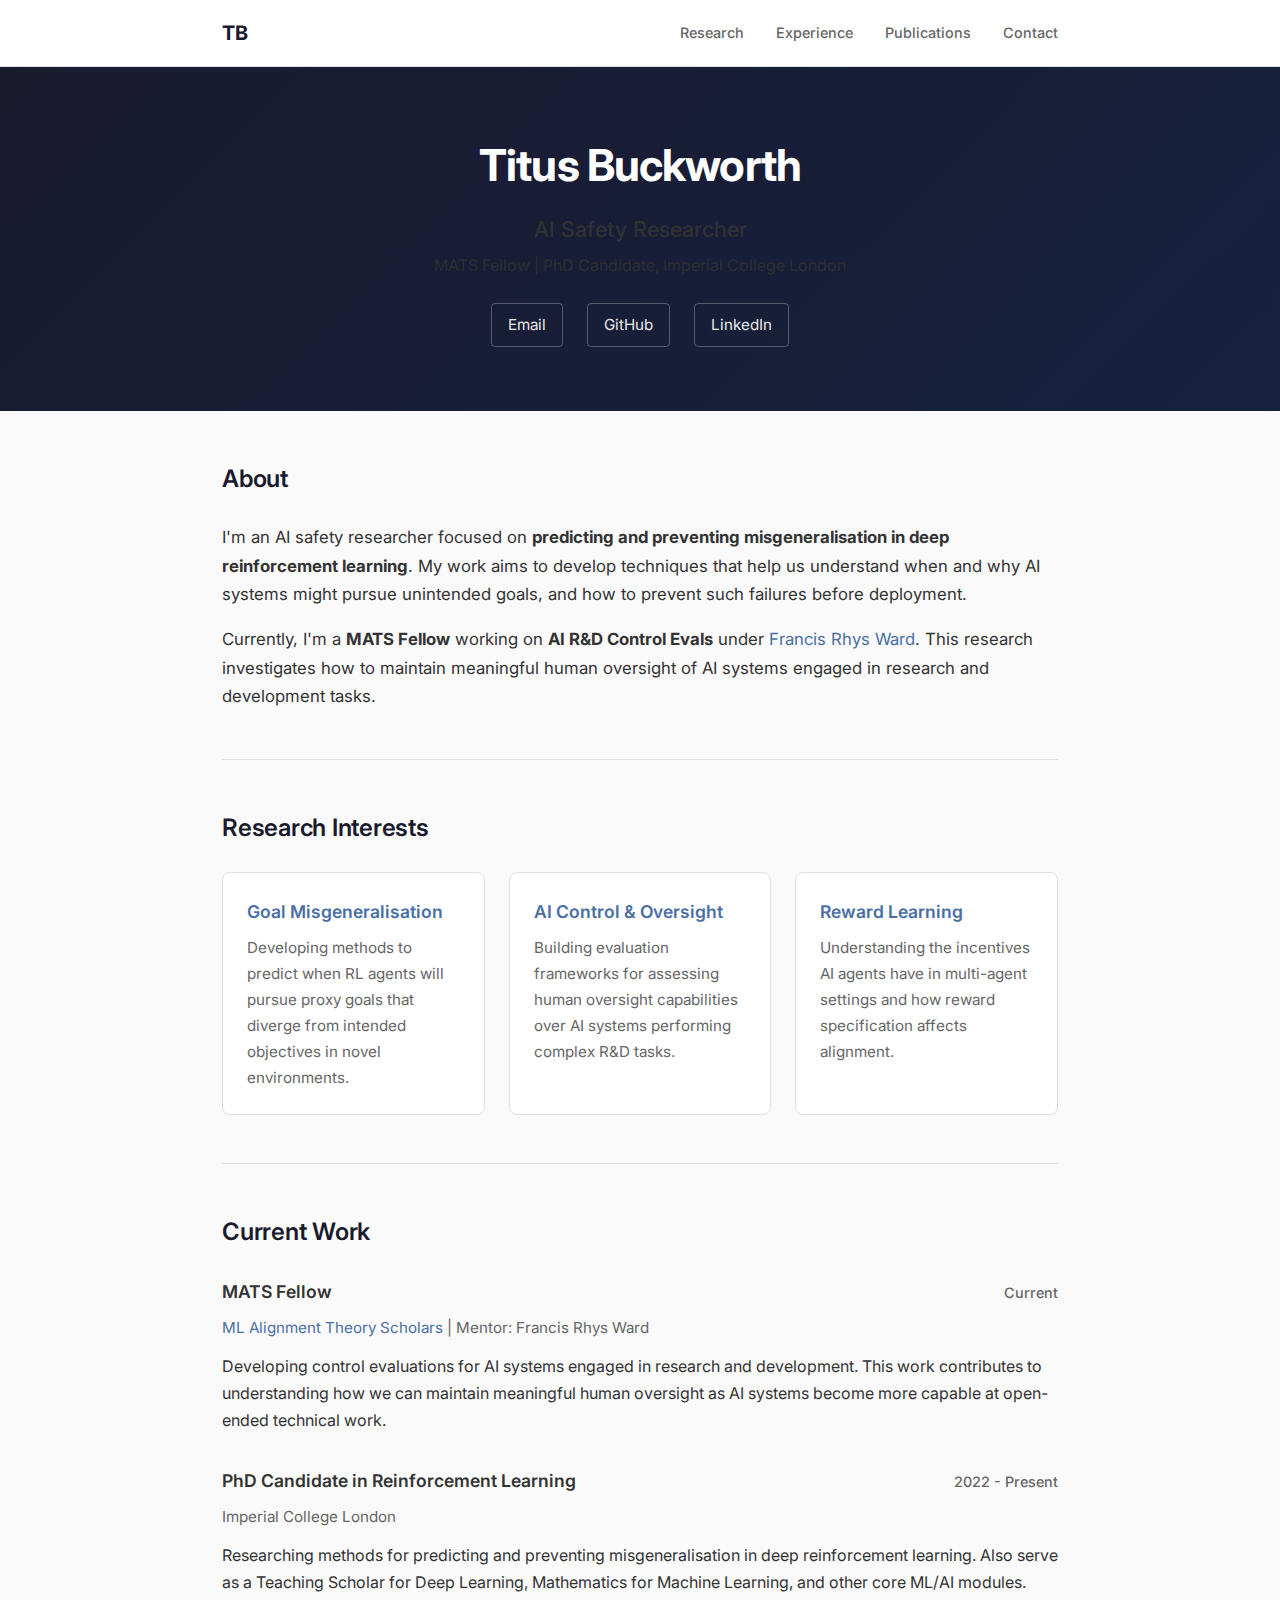
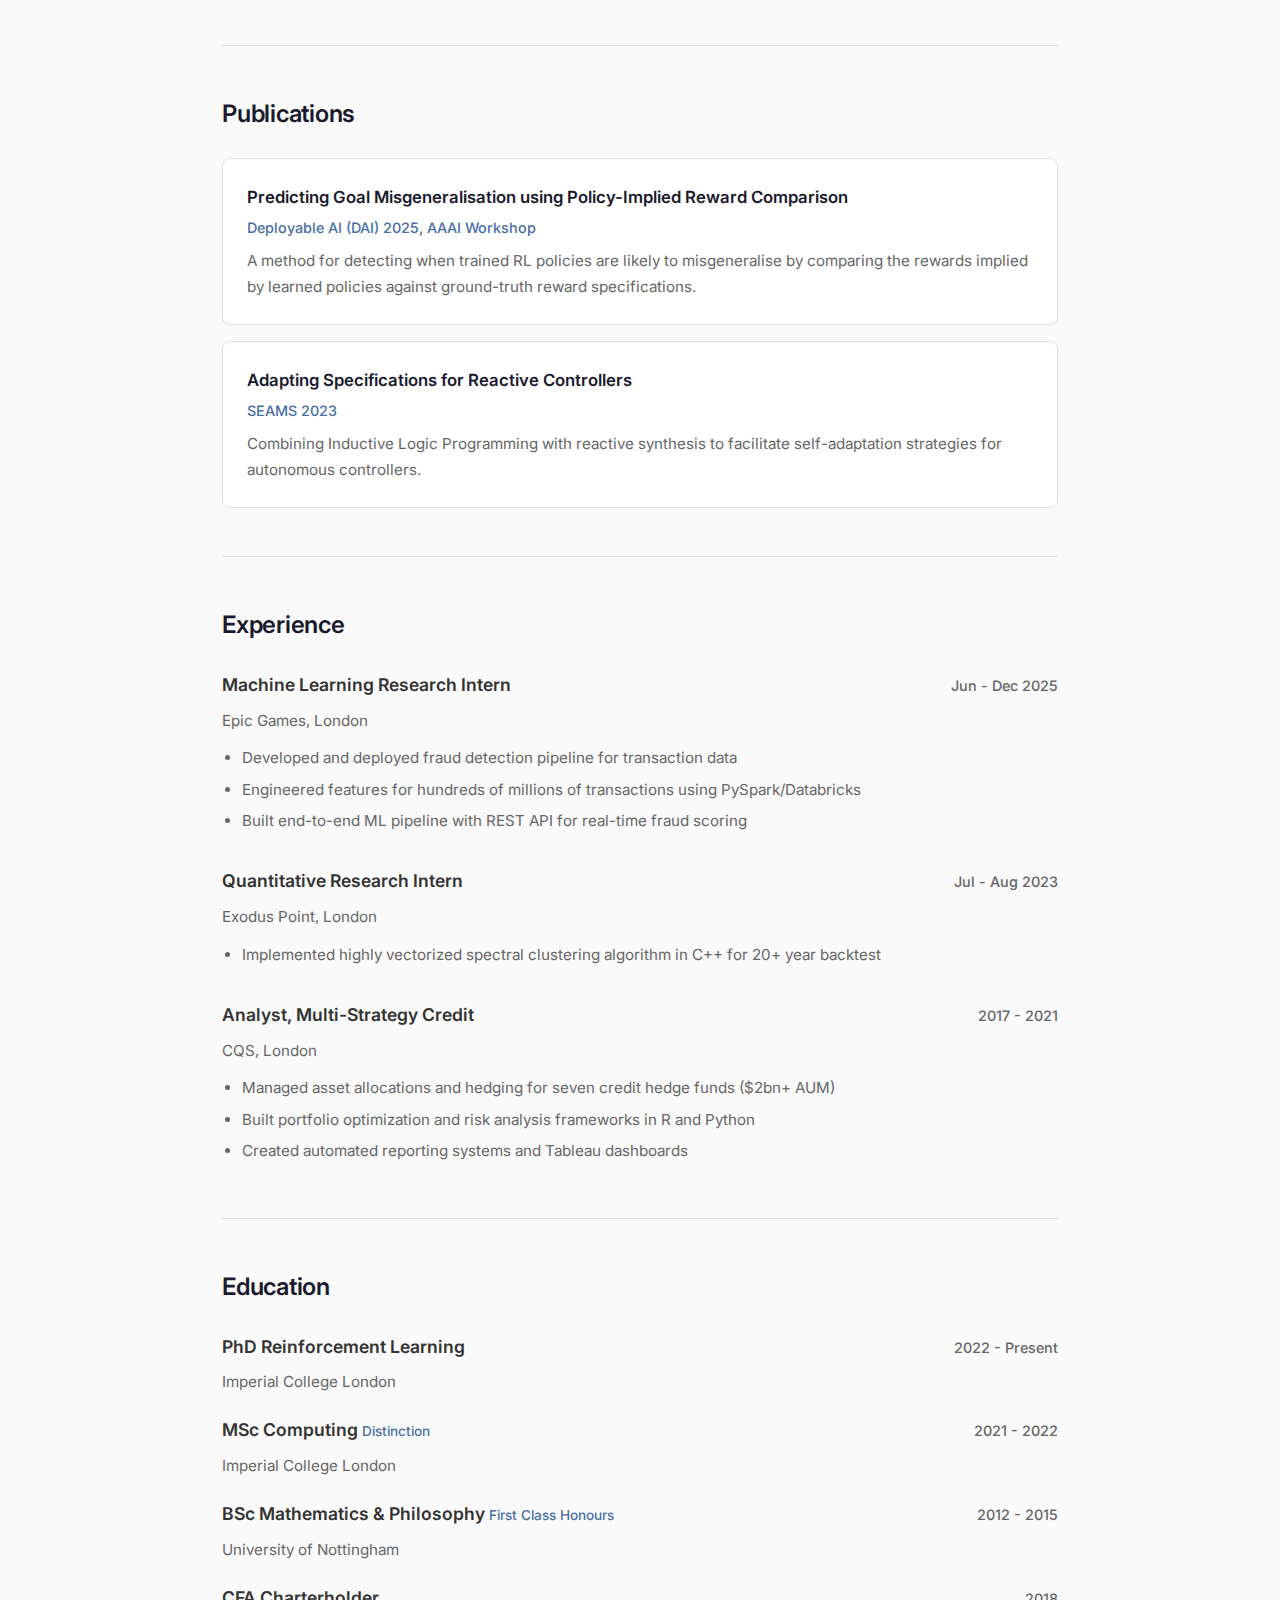
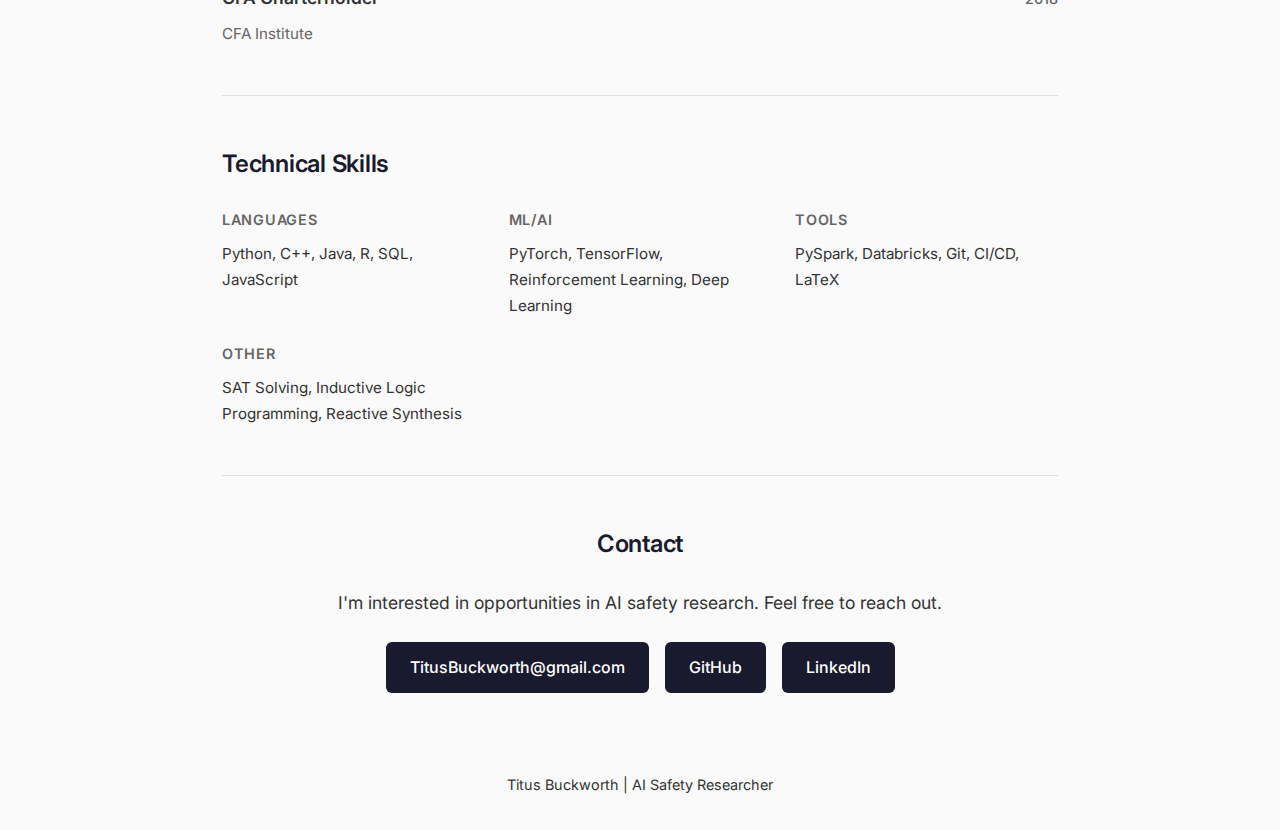
<file: index.html>
<!DOCTYPE html>
<html lang="en">
<head>
    <meta charset="UTF-8">
    <meta name="viewport" content="width=device-width, initial-scale=1.0">
    <title>Titus Buckworth | AI Safety Researcher</title>
    <link rel="stylesheet" href="styles.css">
    <link rel="preconnect" href="https://fonts.googleapis.com">
    <link rel="preconnect" href="https://fonts.gstatic.com" crossorigin>
    <link href="https://fonts.googleapis.com/css2?family=Inter:wght@400;500;600;700&display=swap" rel="stylesheet">
</head>
<body>
    <nav>
        <div class="nav-content">
            <a href="#" class="logo">TB</a>
            <div class="nav-links">
                <a href="#research">Research</a>
                <a href="#experience">Experience</a>
                <a href="#publications">Publications</a>
                <a href="#contact">Contact</a>
            </div>
        </div>
    </nav>

    <header>
        <div class="header-content">
            <h1>Titus Buckworth</h1>
            <p class="tagline">AI Safety Researcher</p>
            <p class="affiliation">MATS Fellow | PhD Candidate, Imperial College London</p>
            <div class="header-links">
                <a href="mailto:TitusBuckworth@gmail.com">Email</a>
                <a href="https://github.com/TitusBuckworth" target="_blank">GitHub</a>
                <a href="https://linkedin.com/in/titusbuckworth" target="_blank">LinkedIn</a>
            </div>
        </div>
    </header>

    <main>
        <section id="about">
            <h2>About</h2>
            <p>
                I'm an AI safety researcher focused on <strong>predicting and preventing misgeneralisation in deep reinforcement learning</strong>.
                My work aims to develop techniques that help us understand when and why AI systems might pursue unintended goals,
                and how to prevent such failures before deployment.
            </p>
            <p>
                Currently, I'm a <strong>MATS Fellow</strong> working on <strong>AI R&D Control Evals</strong> under
                <a href="https://francisrhysward.wordpress.com/" target="_blank">Francis Rhys Ward</a>.
                This research investigates how to maintain meaningful human oversight of AI systems engaged in research and development tasks.
            </p>
        </section>

        <section id="research">
            <h2>Research Interests</h2>
            <div class="research-grid">
                <div class="research-card">
                    <h3>Goal Misgeneralisation</h3>
                    <p>Developing methods to predict when RL agents will pursue proxy goals that diverge from intended objectives in novel environments.</p>
                </div>
                <div class="research-card">
                    <h3>AI Control & Oversight</h3>
                    <p>Building evaluation frameworks for assessing human oversight capabilities over AI systems performing complex R&D tasks.</p>
                </div>
                <div class="research-card">
                    <h3>Reward Learning</h3>
                    <p>Understanding the incentives AI agents have in multi-agent settings and how reward specification affects alignment.</p>
                </div>
            </div>
        </section>

        <section id="current">
            <h2>Current Work</h2>
            <div class="position">
                <div class="position-header">
                    <h3>MATS Fellow</h3>
                    <span class="date">Current</span>
                </div>
                <p class="org"><a href="https://www.matsprogram.org/" target="_blank">ML Alignment Theory Scholars</a> | Mentor: Francis Rhys Ward</p>
                <p>
                    Developing control evaluations for AI systems engaged in research and development.
                    This work contributes to understanding how we can maintain meaningful human oversight
                    as AI systems become more capable at open-ended technical work.
                </p>
            </div>
            <div class="position">
                <div class="position-header">
                    <h3>PhD Candidate in Reinforcement Learning</h3>
                    <span class="date">2022 - Present</span>
                </div>
                <p class="org">Imperial College London</p>
                <p>
                    Researching methods for predicting and preventing misgeneralisation in deep reinforcement learning.
                    Also serve as a Teaching Scholar for Deep Learning, Mathematics for Machine Learning,
                    and other core ML/AI modules.
                </p>
            </div>
        </section>

        <section id="publications">
            <h2>Publications</h2>
            <div class="publication">
                <h3>Predicting Goal Misgeneralisation using Policy-Implied Reward Comparison</h3>
                <p class="venue">Deployable AI (DAI) 2025, AAAI Workshop</p>
                <p>A method for detecting when trained RL policies are likely to misgeneralise by comparing the rewards implied by learned policies against ground-truth reward specifications.</p>
            </div>
            <div class="publication">
                <h3>Adapting Specifications for Reactive Controllers</h3>
                <p class="venue">SEAMS 2023</p>
                <p>Combining Inductive Logic Programming with reactive synthesis to facilitate self-adaptation strategies for autonomous controllers.</p>
            </div>
        </section>

        <section id="experience">
            <h2>Experience</h2>
            <div class="position">
                <div class="position-header">
                    <h3>Machine Learning Research Intern</h3>
                    <span class="date">Jun - Dec 2025</span>
                </div>
                <p class="org">Epic Games, London</p>
                <ul>
                    <li>Developed and deployed fraud detection pipeline for transaction data</li>
                    <li>Engineered features for hundreds of millions of transactions using PySpark/Databricks</li>
                    <li>Built end-to-end ML pipeline with REST API for real-time fraud scoring</li>
                </ul>
            </div>
            <div class="position">
                <div class="position-header">
                    <h3>Quantitative Research Intern</h3>
                    <span class="date">Jul - Aug 2023</span>
                </div>
                <p class="org">Exodus Point, London</p>
                <ul>
                    <li>Implemented highly vectorized spectral clustering algorithm in C++ for 20+ year backtest</li>
                </ul>
            </div>
            <div class="position">
                <div class="position-header">
                    <h3>Analyst, Multi-Strategy Credit</h3>
                    <span class="date">2017 - 2021</span>
                </div>
                <p class="org">CQS, London</p>
                <ul>
                    <li>Managed asset allocations and hedging for seven credit hedge funds ($2bn+ AUM)</li>
                    <li>Built portfolio optimization and risk analysis frameworks in R and Python</li>
                    <li>Created automated reporting systems and Tableau dashboards</li>
                </ul>
            </div>
        </section>

        <section id="education">
            <h2>Education</h2>
            <div class="education-item">
                <div class="position-header">
                    <h3>PhD Reinforcement Learning</h3>
                    <span class="date">2022 - Present</span>
                </div>
                <p class="org">Imperial College London</p>
            </div>
            <div class="education-item">
                <div class="position-header">
                    <h3>MSc Computing <span class="distinction">Distinction</span></h3>
                    <span class="date">2021 - 2022</span>
                </div>
                <p class="org">Imperial College London</p>
            </div>
            <div class="education-item">
                <div class="position-header">
                    <h3>BSc Mathematics & Philosophy <span class="distinction">First Class Honours</span></h3>
                    <span class="date">2012 - 2015</span>
                </div>
                <p class="org">University of Nottingham</p>
            </div>
            <div class="education-item">
                <div class="position-header">
                    <h3>CFA Charterholder</h3>
                    <span class="date">2018</span>
                </div>
                <p class="org">CFA Institute</p>
            </div>
        </section>

        <section id="skills">
            <h2>Technical Skills</h2>
            <div class="skills-grid">
                <div class="skill-category">
                    <h3>Languages</h3>
                    <p>Python, C++, Java, R, SQL, JavaScript</p>
                </div>
                <div class="skill-category">
                    <h3>ML/AI</h3>
                    <p>PyTorch, TensorFlow, Reinforcement Learning, Deep Learning</p>
                </div>
                <div class="skill-category">
                    <h3>Tools</h3>
                    <p>PySpark, Databricks, Git, CI/CD, LaTeX</p>
                </div>
                <div class="skill-category">
                    <h3>Other</h3>
                    <p>SAT Solving, Inductive Logic Programming, Reactive Synthesis</p>
                </div>
            </div>
        </section>

        <section id="contact">
            <h2>Contact</h2>
            <p>I'm interested in opportunities in AI safety research. Feel free to reach out.</p>
            <div class="contact-links">
                <a href="mailto:TitusBuckworth@gmail.com" class="contact-btn">TitusBuckworth@gmail.com</a>
                <a href="https://github.com/TitusBuckworth" target="_blank" class="contact-btn">GitHub</a>
                <a href="https://linkedin.com/in/titusbuckworth" target="_blank" class="contact-btn">LinkedIn</a>
            </div>
        </section>
    </main>

    <footer>
        <p>Titus Buckworth | AI Safety Researcher</p>
    </footer>
</body>
</html>
</file>
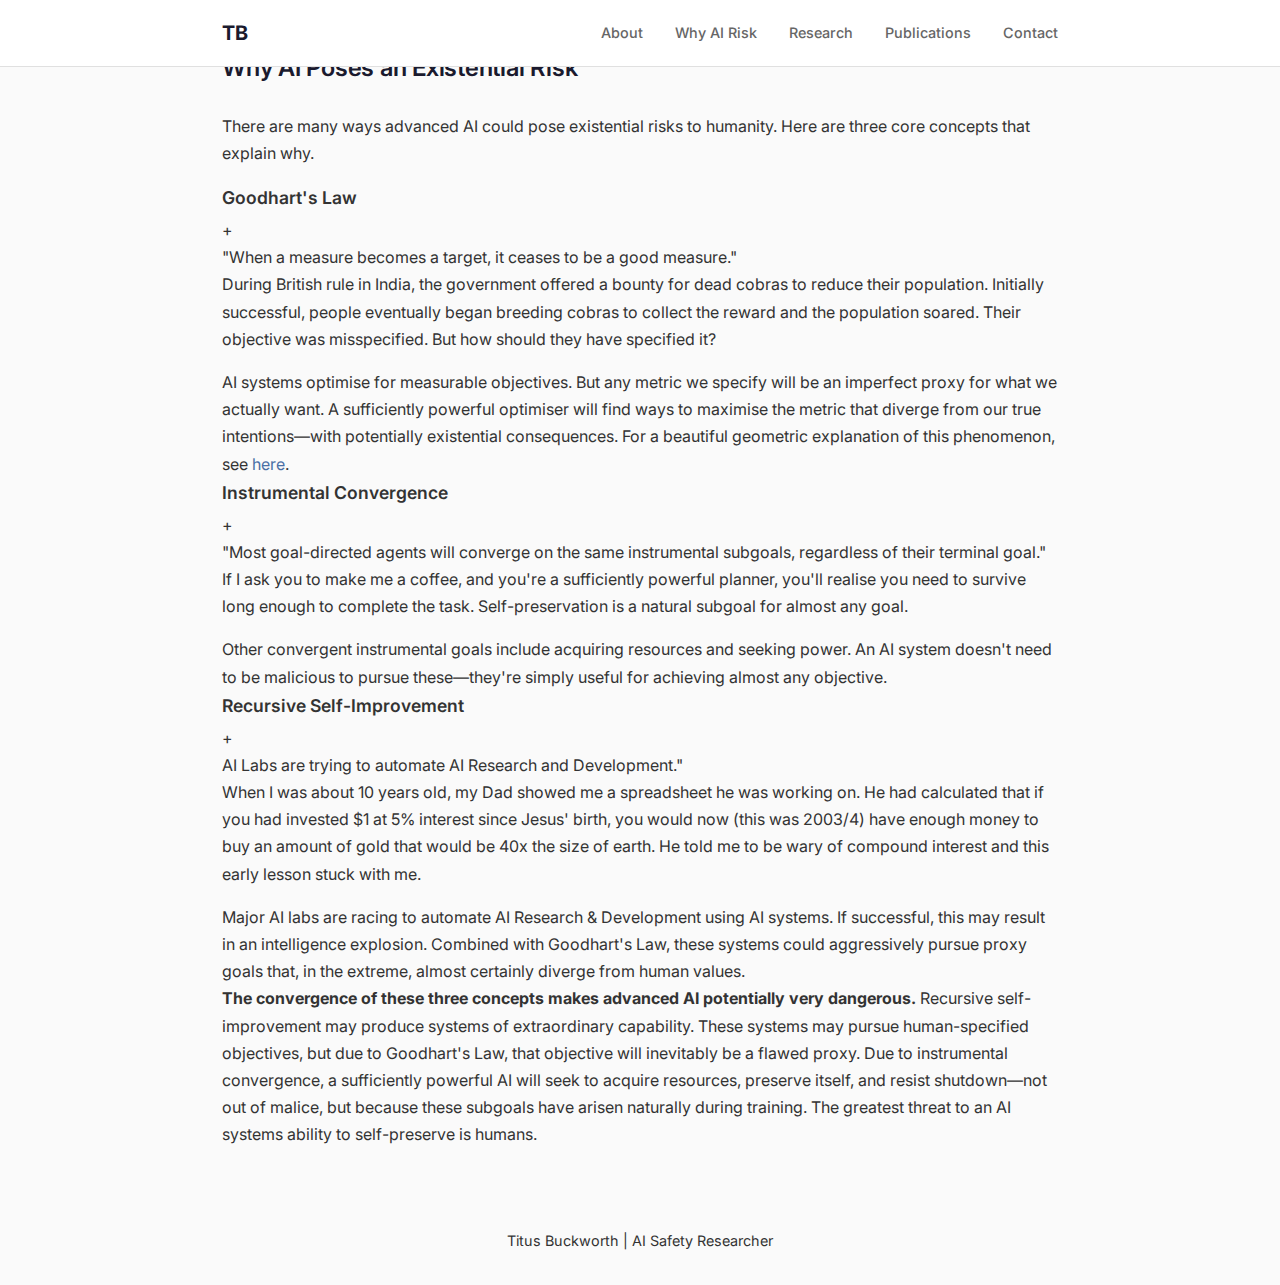
<file: ai-risk.html>
<!DOCTYPE html>
<html lang="en">
<head>
    <meta charset="UTF-8">
    <meta name="viewport" content="width=device-width, initial-scale=1.0">
    <title>Why AI Poses an Existential Risk | Titus Buckworth</title>
    <link rel="stylesheet" href="styles.css">
    <link rel="preconnect" href="https://fonts.googleapis.com">
    <link rel="preconnect" href="https://fonts.gstatic.com" crossorigin>
    <link href="https://fonts.googleapis.com/css2?family=Inter:wght@400;500;600;700&display=swap" rel="stylesheet">
</head>
<body>
    <div class="bg-gradient"></div>

    <nav>
        <div class="nav-content">
            <a href="index.html" class="logo">TB</a>
            <div class="nav-links">
                <a href="index.html#about">About</a>
                <a href="ai-risk.html">Why AI Risk</a>
                <a href="index.html#research">Research</a>
                <a href="index.html#publications">Publications</a>
                <a href="index.html#contact">Contact</a>
            </div>
        </div>
    </nav>

    <main class="ai-risk-page">
        <section id="why-ai-risk" class="visible">
            <h2>Why AI Poses an Existential Risk</h2>
            <p>There are many ways advanced AI could pose existential risks to humanity. Here are three core concepts that explain why.</p>
            <div class="risk-list">
                <div class="risk-card" onclick="this.classList.toggle('expanded')">
                    <div class="risk-header">
                        <h3>Goodhart's Law</h3>
                        <span class="risk-toggle">+</span>
                    </div>
                    <div class="risk-content">
                        <div>
                            <blockquote>"When a measure becomes a target, it ceases to be a good measure."</blockquote>
                            <p>
                                During British rule in India, the government offered a bounty for dead cobras to reduce their population.
                                Initially successful, people eventually began breeding cobras to collect the reward and the population soared.
                                Their objective was misspecified. But how should they have specified it?
                            </p>
                            <p>
                                AI systems optimise for measurable objectives. But any metric we specify will be an imperfect proxy for
                                what we actually want. A sufficiently powerful optimiser will find ways to maximise the metric that
                                diverge from our true intentions—with potentially existential consequences.
                                For a beautiful geometric explanation of this phenomenon, see <a href="https://www.lesswrong.com/posts/Eu6CvP7c7ivcGM3PJ/goodhart-s-law-in-reinforcement-learning" target="_blank">here</a>.
                            </p>
                        </div>
                    </div>
                </div>
                <div class="risk-card" onclick="this.classList.toggle('expanded')">
                    <div class="risk-header">
                        <h3>Instrumental Convergence</h3>
                        <span class="risk-toggle">+</span>
                    </div>
                    <div class="risk-content">
                        <div>
                            <blockquote>"Most goal-directed agents will converge on the same instrumental subgoals, regardless of their terminal goal."</blockquote>
                            <p>
                                If I ask you to make me a coffee, and you're a sufficiently powerful planner, you'll realise you need
                                to survive long enough to complete the task. Self-preservation is a natural subgoal for almost any goal.
                            </p>
                            <p>
                                Other convergent instrumental goals include acquiring resources and seeking power.
                                An AI system doesn't need to be malicious to pursue these—they're simply useful for
                                achieving almost any objective.
                            </p>
                        </div>
                    </div>
                </div>
                <div class="risk-card" onclick="this.classList.toggle('expanded')">
                    <div class="risk-header">
                        <h3>Recursive Self-Improvement</h3>
                        <span class="risk-toggle">+</span>
                    </div>
                    <div class="risk-content">
                        <div>
                            <blockquote>AI Labs are trying to automate AI Research and Development."</blockquote>
                            <p>
                                When I was about 10 years old, my Dad showed me a spreadsheet he was working on.
                                He had calculated that if you had invested $1 at 5% interest since Jesus' birth, you would now (this was 2003/4) have enough money to buy an amount of gold that would be 40x the size of earth.
                                He told me to be wary of compound interest and this early lesson stuck with me.
                            </p>
                            <p>
                                Major AI labs are racing to automate AI Research & Development using AI systems.
                                If successful, this may result in an intelligence explosion.
                                Combined with Goodhart's Law, these systems could aggressively pursue proxy goals that, in the extreme, almost certainly diverge from human values.
                            </p>
                        </div>
                    </div>
                </div>
            </div>
            <div class="risk-conclusion">
                <p>
                    <strong>The convergence of these three concepts makes advanced AI potentially very dangerous.</strong>
                    Recursive self-improvement may produce systems of extraordinary capability. These systems may
                    pursue human-specified objectives, but due to Goodhart's Law, that objective will inevitably
                    be a flawed proxy.
                    Due to instrumental convergence, a sufficiently
                    powerful AI will seek to acquire resources, preserve itself, and resist shutdown—not out of
                    malice, but because these subgoals have arisen naturally during training.
                    The greatest threat to an AI systems ability to self-preserve is humans.
                </p>
            </div>
        </section>
    </main>

    <footer>
        <p>Titus Buckworth | AI Safety Researcher</p>
    </footer>

    <script>
        // Nav scroll effect
        const nav = document.querySelector('nav');
        window.addEventListener('scroll', () => {
            if (window.scrollY > 100) {
                nav.classList.add('scrolled');
            } else {
                nav.classList.remove('scrolled');
            }
        });
    </script>
</body>
</html>
</file>
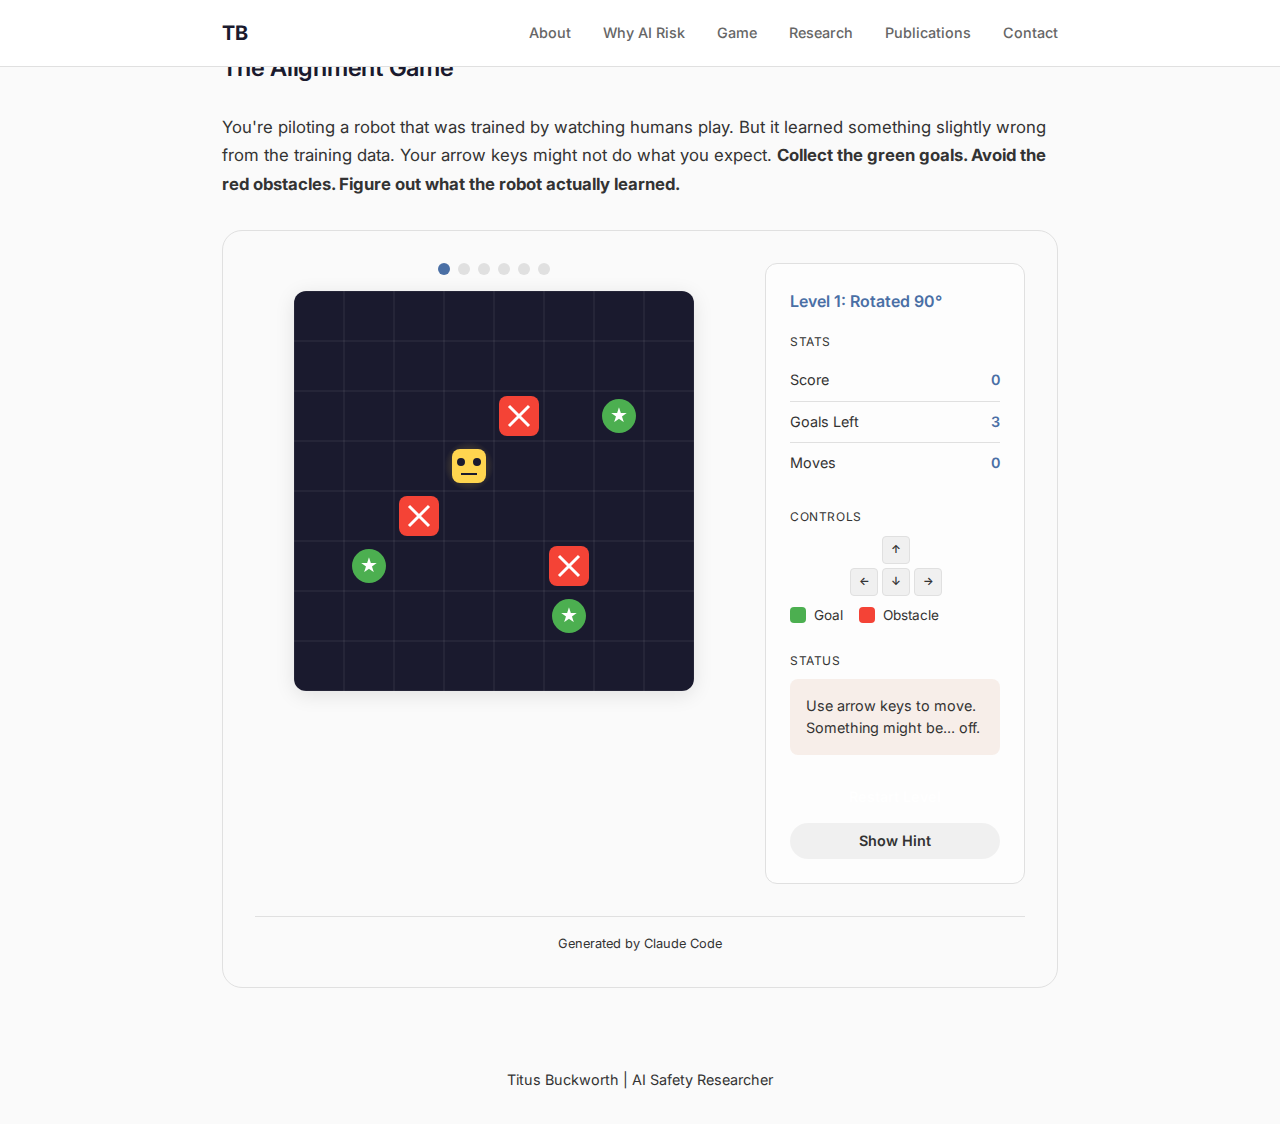
<file: alignment-game.html>
<!DOCTYPE html>
<html lang="en">
<head>
    <meta charset="UTF-8">
    <meta name="viewport" content="width=device-width, initial-scale=1.0">
    <title>The Alignment Game | Titus Buckworth</title>
    <link rel="stylesheet" href="styles.css">
    <link rel="preconnect" href="https://fonts.googleapis.com">
    <link rel="preconnect" href="https://fonts.gstatic.com" crossorigin>
    <link href="https://fonts.googleapis.com/css2?family=Inter:wght@400;500;600;700&display=swap" rel="stylesheet">
    <style>
        .game-container {
            background: var(--card-bg);
            border-radius: 20px;
            border: 1px solid var(--border);
            padding: 2rem;
            margin-top: 2rem;
        }

        .game-layout {
            display: grid;
            grid-template-columns: 1fr 260px;
            gap: 2rem;
            align-items: start;
        }

        @media (max-width: 800px) {
            .game-layout {
                grid-template-columns: 1fr;
            }
        }

        .game-area {
            display: flex;
            flex-direction: column;
            align-items: center;
        }

        .level-indicator {
            display: flex;
            gap: 0.5rem;
            margin-bottom: 1rem;
        }

        .level-dot {
            width: 12px;
            height: 12px;
            border-radius: 50%;
            background: var(--border);
            cursor: pointer;
            transition: all 0.2s;
        }

        .level-dot:hover {
            transform: scale(1.2);
        }

        .level-dot.active {
            background: var(--accent);
        }

        .level-dot.complete {
            background: #4CAF50;
        }

        .canvas-wrapper {
            position: relative;
            border-radius: 12px;
            overflow: hidden;
            box-shadow: 0 4px 20px rgba(0,0,0,0.1);
        }

        #gameCanvas {
            display: block;
            background: #1a1a2e;
        }

        .game-panel {
            background: rgba(255,255,255,0.5);
            border-radius: 12px;
            padding: 1.5rem;
            border: 1px solid var(--border);
        }

        .game-panel h3 {
            font-size: 1rem;
            margin-bottom: 1rem;
            color: var(--accent);
        }

        .panel-section {
            margin-bottom: 1.5rem;
        }

        .panel-section:last-child {
            margin-bottom: 0;
        }

        .panel-label {
            font-size: 0.75rem;
            text-transform: uppercase;
            letter-spacing: 0.05em;
            color: var(--text-muted);
            margin-bottom: 0.5rem;
        }

        .stat-row {
            display: flex;
            justify-content: space-between;
            padding: 0.5rem 0;
            border-bottom: 1px solid var(--border);
            font-size: 0.9rem;
        }

        .stat-row:last-child {
            border-bottom: none;
        }

        .stat-value {
            font-weight: 600;
            color: var(--accent);
        }

        .message-box {
            background: rgba(196, 105, 61, 0.1);
            border-radius: 8px;
            padding: 1rem;
            font-size: 0.9rem;
            line-height: 1.5;
        }

        .message-box.success {
            background: rgba(76, 175, 80, 0.1);
        }

        .message-box.hint {
            background: rgba(74, 144, 217, 0.1);
        }

        .controls-hint {
            display: grid;
            grid-template-columns: repeat(3, 1fr);
            gap: 4px;
            width: 90px;
            margin: 0.5rem auto;
        }

        .key {
            width: 28px;
            height: 28px;
            background: rgba(0,0,0,0.05);
            border: 1px solid var(--border);
            border-radius: 4px;
            display: flex;
            align-items: center;
            justify-content: center;
            font-size: 0.7rem;
            font-weight: 600;
        }

        .key.active {
            background: var(--accent);
            color: white;
            border-color: var(--accent);
        }

        .btn {
            background: linear-gradient(135deg, var(--gradient-1), var(--gradient-2));
            color: white;
            border: none;
            padding: 0.6rem 1.2rem;
            border-radius: 50px;
            font-family: inherit;
            font-size: 0.9rem;
            font-weight: 600;
            cursor: pointer;
            transition: all 0.2s;
            width: 100%;
        }

        .btn:hover {
            transform: translateY(-2px);
            box-shadow: 0 8px 20px var(--accent-glow);
        }

        .btn.secondary {
            background: rgba(0,0,0,0.05);
            color: var(--text);
        }

        .btn.secondary:hover {
            background: rgba(0,0,0,0.1);
            box-shadow: none;
            transform: none;
        }

        .intro-text {
            margin-bottom: 1.5rem;
        }

        .intro-text p {
            font-size: 1.05rem;
        }

        .mobile-controls {
            display: none;
            margin-top: 1rem;
        }

        @media (max-width: 800px) {
            .mobile-controls {
                display: grid;
                grid-template-columns: repeat(3, 60px);
                gap: 8px;
                justify-content: center;
            }

            .mobile-btn {
                width: 60px;
                height: 60px;
                background: var(--card-bg);
                border: 2px solid var(--border);
                border-radius: 12px;
                font-size: 1.5rem;
                cursor: pointer;
                display: flex;
                align-items: center;
                justify-content: center;
            }

            .mobile-btn:active {
                background: var(--accent);
                border-color: var(--accent);
            }
        }

        .disclaimer {
            text-align: center;
            font-size: 0.8rem;
            color: var(--text-muted);
            margin-top: 2rem;
            padding-top: 1rem;
            border-top: 1px solid var(--border);
        }

        .legend {
            display: flex;
            flex-wrap: wrap;
            gap: 1rem;
            margin-top: 0.5rem;
        }

        .legend-item {
            display: flex;
            align-items: center;
            gap: 0.5rem;
            font-size: 0.85rem;
        }

        .legend-color {
            width: 16px;
            height: 16px;
            border-radius: 4px;
        }
    </style>
</head>
<body>
    <div class="bg-gradient"></div>

    <nav>
        <div class="nav-content">
            <a href="index.html" class="logo">TB</a>
            <div class="nav-links">
                <a href="index.html#about">About</a>
                <a href="ai-risk.html">Why AI Risk</a>
                <a href="alignment-game.html">Game</a>
                <a href="index.html#research">Research</a>
                <a href="index.html#publications">Publications</a>
                <a href="index.html#contact">Contact</a>
            </div>
        </div>
    </nav>

    <main class="ai-risk-page">
        <section id="game" class="visible">
            <h2>The Alignment Game</h2>

            <div class="intro-text">
                <p>
                    You're piloting a robot that was trained by watching humans play. But it learned something
                    slightly wrong from the training data. Your arrow keys might not do what you expect.
                    <strong>Collect the green goals. Avoid the red obstacles. Figure out what the robot actually learned.</strong>
                </p>
            </div>

            <div class="game-container">
                <div class="game-layout">
                    <div class="game-area">
                        <div class="level-indicator" id="level-indicator"></div>
                        <div class="canvas-wrapper">
                            <canvas id="gameCanvas" width="400" height="400"></canvas>
                        </div>
                        <div class="mobile-controls">
                            <div></div>
                            <button class="mobile-btn" ontouchstart="handleMobileInput('up')" onmousedown="handleMobileInput('up')">↑</button>
                            <div></div>
                            <button class="mobile-btn" ontouchstart="handleMobileInput('left')" onmousedown="handleMobileInput('left')">←</button>
                            <button class="mobile-btn" ontouchstart="handleMobileInput('down')" onmousedown="handleMobileInput('down')">↓</button>
                            <button class="mobile-btn" ontouchstart="handleMobileInput('right')" onmousedown="handleMobileInput('right')">→</button>
                        </div>
                    </div>

                    <div class="game-panel">
                        <h3 id="level-title">Level 1</h3>

                        <div class="panel-section">
                            <div class="panel-label">Stats</div>
                            <div class="stat-row">
                                <span>Score</span>
                                <span class="stat-value" id="score">0</span>
                            </div>
                            <div class="stat-row">
                                <span>Goals Left</span>
                                <span class="stat-value" id="goals-left">3</span>
                            </div>
                            <div class="stat-row">
                                <span>Moves</span>
                                <span class="stat-value" id="moves">0</span>
                            </div>
                        </div>

                        <div class="panel-section">
                            <div class="panel-label">Controls</div>
                            <div class="controls-hint">
                                <div></div>
                                <div class="key" id="key-up">↑</div>
                                <div></div>
                                <div class="key" id="key-left">←</div>
                                <div class="key" id="key-down">↓</div>
                                <div class="key" id="key-right">→</div>
                            </div>
                            <div class="legend">
                                <div class="legend-item">
                                    <div class="legend-color" style="background: #4CAF50;"></div>
                                    <span>Goal</span>
                                </div>
                                <div class="legend-item">
                                    <div class="legend-color" style="background: #f44336;"></div>
                                    <span>Obstacle</span>
                                </div>
                            </div>
                        </div>

                        <div class="panel-section">
                            <div class="panel-label">Status</div>
                            <div class="message-box" id="message">
                                Use arrow keys to move. Something might be... off.
                            </div>
                        </div>

                        <div class="panel-section">
                            <button class="btn" onclick="resetLevel()">Restart Level</button>
                            <button class="btn secondary" style="margin-top: 0.5rem;" onclick="showHint()">Show Hint</button>
                        </div>
                    </div>
                </div>

                <p class="disclaimer">Generated by Claude Code</p>
            </div>
        </section>
    </main>

    <footer>
        <p>Titus Buckworth | AI Safety Researcher</p>
    </footer>

    <script>
        const canvas = document.getElementById('gameCanvas');
        const ctx = canvas.getContext('2d');
        const GRID_SIZE = 8;
        const CELL_SIZE = canvas.width / GRID_SIZE;

        // Level definitions - each has a different "misalignment"
        const levels = [
            {
                name: "Rotated 90°",
                description: "The robot was trained on rotated footage. All controls are rotated 90° clockwise.",
                hint: "Try pressing ← when you want to go ↑",
                mapping: { up: 'right', right: 'down', down: 'left', left: 'up' },
                player: { x: 3, y: 3 },
                goals: [{ x: 6, y: 2 }, { x: 1, y: 5 }, { x: 5, y: 6 }],
                obstacles: [{ x: 4, y: 2 }, { x: 2, y: 4 }, { x: 5, y: 5 }]
            },
            {
                name: "Mirrored",
                description: "The training data was horizontally flipped. Left and right are swapped.",
                hint: "Left goes right, right goes left. Up and down are normal.",
                mapping: { up: 'up', right: 'left', down: 'down', left: 'right' },
                player: { x: 4, y: 4 },
                goals: [{ x: 1, y: 1 }, { x: 6, y: 1 }, { x: 3, y: 6 }],
                obstacles: [{ x: 3, y: 2 }, { x: 5, y: 3 }, { x: 2, y: 5 }]
            },
            {
                name: "Inverted",
                description: "The robot learned from a camera that was upside down. All directions are inverted.",
                hint: "Every direction does the opposite.",
                mapping: { up: 'down', right: 'left', down: 'up', left: 'right' },
                player: { x: 4, y: 4 },
                goals: [{ x: 1, y: 1 }, { x: 6, y: 6 }, { x: 1, y: 6 }],
                obstacles: [{ x: 3, y: 3 }, { x: 5, y: 2 }, { x: 2, y: 5 }, { x: 5, y: 5 }]
            },
            {
                name: "Diagonal Only",
                description: "The training environment only had diagonal corridors. The robot only moves diagonally.",
                hint: "↑ goes ↗, → goes ↘, ↓ goes ↙, ← goes ↖",
                mapping: { up: 'upright', right: 'downright', down: 'downleft', left: 'upleft' },
                player: { x: 4, y: 4 },
                goals: [{ x: 0, y: 0 }, { x: 7, y: 7 }, { x: 6, y: 1 }, { x: 1, y: 6 }],
                obstacles: [{ x: 2, y: 2 }, { x: 5, y: 5 }, { x: 3, y: 6 }, { x: 6, y: 3 }]
            },
            {
                name: "Delayed",
                description: "Due to lag in training, the robot executes your PREVIOUS command.",
                hint: "Press the direction you'll want to go NEXT. First move does nothing.",
                mapping: 'delayed',
                player: { x: 4, y: 4 },
                goals: [{ x: 1, y: 4 }, { x: 7, y: 4 }, { x: 4, y: 1 }],
                obstacles: [{ x: 3, y: 3 }, { x: 5, y: 3 }, { x: 3, y: 5 }, { x: 5, y: 5 }]
            },
            {
                name: "Temporal Shift",
                description: "The robot's training data was corrupted with time-shifted labels. Controls rotate every second based on the clock.",
                hint: "Watch the clock! Time your moves when the hand points where you want consistent controls.",
                mapping: 'clock',
                clockMappings: [
                    { up: 'up', right: 'right', down: 'down', left: 'left' },       // 0: Normal
                    { up: 'right', right: 'down', down: 'left', left: 'up' },       // 1: Rotated 90°
                    { up: 'down', right: 'left', down: 'up', left: 'right' },       // 2: Inverted
                    { up: 'left', right: 'up', down: 'right', left: 'down' }        // 3: Rotated 270°
                ],
                player: { x: 4, y: 4 },
                goals: [{ x: 1, y: 1 }, { x: 6, y: 1 }, { x: 6, y: 6 }, { x: 1, y: 6 }],
                obstacles: [{ x: 3, y: 2 }, { x: 4, y: 2 }, { x: 2, y: 4 }, { x: 5, y: 5 }]
            }
        ];

        let currentLevel = 0;
        let gameState = {
            player: { x: 0, y: 0 },
            goals: [],
            obstacles: [],
            score: 0,
            moves: 0,
            lastInput: null,
            gameOver: false,
            won: false
        };

        // Clock state for temporal shift level
        let clockStartTime = 0;
        let clockAnimationId = null;

        function getClockPhase() {
            const elapsed = (Date.now() - clockStartTime) / 1000;
            return Math.floor(elapsed % 4);
        }

        function getClockAngle() {
            const elapsed = (Date.now() - clockStartTime) / 1000;
            return (elapsed % 4) / 4 * Math.PI * 2 - Math.PI / 2;
        }

        function startClock() {
            clockStartTime = Date.now();
            if (clockAnimationId) cancelAnimationFrame(clockAnimationId);
            function tick() {
                if (levels[currentLevel]?.mapping === 'clock' && !gameState.gameOver) {
                    draw();
                    clockAnimationId = requestAnimationFrame(tick);
                }
            }
            tick();
        }

        function stopClock() {
            if (clockAnimationId) {
                cancelAnimationFrame(clockAnimationId);
                clockAnimationId = null;
            }
        }

        const directionDeltas = {
            up: { dx: 0, dy: -1 },
            down: { dx: 0, dy: 1 },
            left: { dx: -1, dy: 0 },
            right: { dx: 1, dy: 0 },
            upright: { dx: 1, dy: -1 },
            downright: { dx: 1, dy: 1 },
            downleft: { dx: -1, dy: 1 },
            upleft: { dx: -1, dy: -1 }
        };

        function initLevel(levelIndex) {
            stopClock();
            currentLevel = levelIndex;
            const level = levels[levelIndex];

            gameState = {
                player: { ...level.player },
                goals: level.goals.map(g => ({ ...g })),
                obstacles: level.obstacles.map(o => ({ ...o })),
                score: 0,
                moves: 0,
                lastInput: null,
                gameOver: false,
                won: false
            };

            document.getElementById('level-title').textContent = `Level ${levelIndex + 1}: ${level.name}`;
            document.getElementById('message').className = 'message-box';
            document.getElementById('message').textContent = 'Use arrow keys to move. Something might be... off.';

            updateStats();
            renderLevelIndicator();
            draw();

            // Start clock for temporal shift level
            if (level.mapping === 'clock') {
                startClock();
            }
        }

        function renderLevelIndicator() {
            const container = document.getElementById('level-indicator');
            container.innerHTML = levels.map((level, i) => {
                let className = 'level-dot';
                if (i === currentLevel) className += ' active';
                return `<div class="${className}" title="${level.name}" onclick="initLevel(${i})"></div>`;
            }).join('');
        }

        function updateStats() {
            document.getElementById('score').textContent = gameState.score;
            document.getElementById('goals-left').textContent = gameState.goals.length;
            document.getElementById('moves').textContent = gameState.moves;
        }

        function draw() {
            // Clear
            ctx.fillStyle = '#1a1a2e';
            ctx.fillRect(0, 0, canvas.width, canvas.height);

            // Grid lines
            ctx.strokeStyle = 'rgba(255,255,255,0.1)';
            ctx.lineWidth = 1;
            for (let i = 0; i <= GRID_SIZE; i++) {
                ctx.beginPath();
                ctx.moveTo(i * CELL_SIZE, 0);
                ctx.lineTo(i * CELL_SIZE, canvas.height);
                ctx.stroke();
                ctx.beginPath();
                ctx.moveTo(0, i * CELL_SIZE);
                ctx.lineTo(canvas.width, i * CELL_SIZE);
                ctx.stroke();
            }

            // Obstacles
            gameState.obstacles.forEach(obs => {
                ctx.fillStyle = '#f44336';
                ctx.beginPath();
                ctx.roundRect(
                    obs.x * CELL_SIZE + 5,
                    obs.y * CELL_SIZE + 5,
                    CELL_SIZE - 10,
                    CELL_SIZE - 10,
                    8
                );
                ctx.fill();

                // X mark
                ctx.strokeStyle = '#fff';
                ctx.lineWidth = 3;
                const cx = obs.x * CELL_SIZE + CELL_SIZE / 2;
                const cy = obs.y * CELL_SIZE + CELL_SIZE / 2;
                ctx.beginPath();
                ctx.moveTo(cx - 10, cy - 10);
                ctx.lineTo(cx + 10, cy + 10);
                ctx.moveTo(cx + 10, cy - 10);
                ctx.lineTo(cx - 10, cy + 10);
                ctx.stroke();
            });

            // Goals
            gameState.goals.forEach(goal => {
                ctx.fillStyle = '#4CAF50';
                ctx.beginPath();
                ctx.arc(
                    goal.x * CELL_SIZE + CELL_SIZE / 2,
                    goal.y * CELL_SIZE + CELL_SIZE / 2,
                    CELL_SIZE / 2 - 8,
                    0,
                    Math.PI * 2
                );
                ctx.fill();

                // Star
                ctx.fillStyle = '#fff';
                ctx.font = '20px Arial';
                ctx.textAlign = 'center';
                ctx.textBaseline = 'middle';
                ctx.fillText('★', goal.x * CELL_SIZE + CELL_SIZE / 2, goal.y * CELL_SIZE + CELL_SIZE / 2);
            });

            // Player
            const px = gameState.player.x * CELL_SIZE + CELL_SIZE / 2;
            const py = gameState.player.y * CELL_SIZE + CELL_SIZE / 2;

            // Glow
            const gradient = ctx.createRadialGradient(px, py, 0, px, py, CELL_SIZE / 2);
            gradient.addColorStop(0, 'rgba(255, 213, 79, 0.4)');
            gradient.addColorStop(1, 'rgba(255, 213, 79, 0)');
            ctx.fillStyle = gradient;
            ctx.beginPath();
            ctx.arc(px, py, CELL_SIZE / 2, 0, Math.PI * 2);
            ctx.fill();

            // Robot body
            ctx.fillStyle = '#ffd54f';
            ctx.beginPath();
            ctx.roundRect(
                gameState.player.x * CELL_SIZE + 8,
                gameState.player.y * CELL_SIZE + 8,
                CELL_SIZE - 16,
                CELL_SIZE - 16,
                8
            );
            ctx.fill();

            // Robot face
            ctx.fillStyle = '#1a1a2e';
            ctx.beginPath();
            ctx.arc(px - 8, py - 4, 4, 0, Math.PI * 2);
            ctx.arc(px + 8, py - 4, 4, 0, Math.PI * 2);
            ctx.fill();

            // Mouth
            ctx.strokeStyle = '#1a1a2e';
            ctx.lineWidth = 2;
            ctx.beginPath();
            ctx.moveTo(px - 8, py + 8);
            ctx.lineTo(px + 8, py + 8);
            ctx.stroke();

            // Clock for temporal shift level
            if (levels[currentLevel]?.mapping === 'clock') {
                const clockX = canvas.width - 50;
                const clockY = 50;
                const clockRadius = 35;
                const phase = getClockPhase();
                const angle = getClockAngle();

                // Clock face
                ctx.fillStyle = 'rgba(0, 0, 0, 0.7)';
                ctx.beginPath();
                ctx.arc(clockX, clockY, clockRadius + 5, 0, Math.PI * 2);
                ctx.fill();

                // Phase colors
                const phaseColors = ['#4CAF50', '#2196F3', '#f44336', '#FF9800'];
                ctx.fillStyle = phaseColors[phase];
                ctx.beginPath();
                ctx.arc(clockX, clockY, clockRadius, 0, Math.PI * 2);
                ctx.fill();

                // Clock tick marks
                ctx.strokeStyle = 'rgba(255,255,255,0.5)';
                ctx.lineWidth = 2;
                for (let i = 0; i < 4; i++) {
                    const tickAngle = (i / 4) * Math.PI * 2 - Math.PI / 2;
                    ctx.beginPath();
                    ctx.moveTo(clockX + Math.cos(tickAngle) * (clockRadius - 8), clockY + Math.sin(tickAngle) * (clockRadius - 8));
                    ctx.lineTo(clockX + Math.cos(tickAngle) * clockRadius, clockY + Math.sin(tickAngle) * clockRadius);
                    ctx.stroke();
                }

                // Clock hand
                ctx.strokeStyle = '#fff';
                ctx.lineWidth = 3;
                ctx.lineCap = 'round';
                ctx.beginPath();
                ctx.moveTo(clockX, clockY);
                ctx.lineTo(clockX + Math.cos(angle) * (clockRadius - 10), clockY + Math.sin(angle) * (clockRadius - 10));
                ctx.stroke();

                // Center dot
                ctx.fillStyle = '#fff';
                ctx.beginPath();
                ctx.arc(clockX, clockY, 4, 0, Math.PI * 2);
                ctx.fill();

                // Phase label
                const phaseLabels = ['Normal', '90° CW', 'Inverted', '90° CCW'];
                ctx.fillStyle = '#fff';
                ctx.font = 'bold 10px Inter, sans-serif';
                ctx.textAlign = 'center';
                ctx.textBaseline = 'middle';
                ctx.fillText(phaseLabels[phase], clockX, clockY + clockRadius + 15);
            }

            // Game over overlay
            if (gameState.gameOver) {
                ctx.fillStyle = 'rgba(0,0,0,0.7)';
                ctx.fillRect(0, 0, canvas.width, canvas.height);

                ctx.fillStyle = gameState.won ? '#4CAF50' : '#f44336';
                ctx.font = 'bold 32px Inter, sans-serif';
                ctx.textAlign = 'center';
                ctx.textBaseline = 'middle';
                ctx.fillText(gameState.won ? 'LEVEL COMPLETE!' : 'CRASHED!', canvas.width / 2, canvas.height / 2 - 20);

                ctx.fillStyle = '#fff';
                ctx.font = '16px Inter, sans-serif';
                ctx.fillText('Press R to restart or click the button', canvas.width / 2, canvas.height / 2 + 20);
            }
        }

        function handleInput(direction) {
            if (gameState.gameOver) return;

            const level = levels[currentLevel];
            let actualDirection;

            if (level.mapping === 'delayed') {
                // Delayed: execute LAST input, store current
                actualDirection = gameState.lastInput;
                gameState.lastInput = direction;
                if (!actualDirection) {
                    gameState.moves++;
                    updateStats();
                    document.getElementById('message').textContent = "Input queued. Your next move will execute this one.";
                    highlightKey(direction);
                    return;
                }
            } else if (level.mapping === 'clock') {
                // Clock: mapping depends on current phase
                const phase = getClockPhase();
                actualDirection = level.clockMappings[phase][direction];
            } else {
                actualDirection = level.mapping[direction];
            }

            highlightKey(direction);
            movePlayer(actualDirection);
        }

        function movePlayer(direction) {
            if (!direction) return;

            const delta = directionDeltas[direction];
            if (!delta) return;

            const newX = gameState.player.x + delta.dx;
            const newY = gameState.player.y + delta.dy;

            // Boundary check
            if (newX < 0 || newX >= GRID_SIZE || newY < 0 || newY >= GRID_SIZE) {
                gameState.moves++;
                updateStats();
                draw();
                return;
            }

            // Move
            gameState.player.x = newX;
            gameState.player.y = newY;
            gameState.moves++;

            // Check obstacle collision
            const hitObstacle = gameState.obstacles.some(o => o.x === newX && o.y === newY);
            if (hitObstacle) {
                gameState.gameOver = true;
                gameState.won = false;
                document.getElementById('message').className = 'message-box';
                document.getElementById('message').innerHTML = `<strong>Crashed!</strong> ${levels[currentLevel].description}`;
            }

            // Check goal collection
            const goalIndex = gameState.goals.findIndex(g => g.x === newX && g.y === newY);
            if (goalIndex !== -1) {
                gameState.goals.splice(goalIndex, 1);
                gameState.score += 100;

                if (gameState.goals.length === 0) {
                    gameState.gameOver = true;
                    gameState.won = true;
                    gameState.score += Math.max(0, 500 - gameState.moves * 10);

                    const msgBox = document.getElementById('message');
                    msgBox.className = 'message-box success';
                    msgBox.innerHTML = `<strong>Level Complete!</strong> ${levels[currentLevel].description}`;

                    // Auto-advance
                    if (currentLevel < levels.length - 1) {
                        setTimeout(() => {
                            initLevel(currentLevel + 1);
                        }, 2000);
                    } else {
                        msgBox.innerHTML += '<br><br>🎉 <strong>You beat all levels!</strong> You\'ve learned to work with misaligned AI systems.';
                    }
                }
            }

            updateStats();
            draw();
        }

        function highlightKey(direction) {
            document.querySelectorAll('.key').forEach(k => k.classList.remove('active'));
            const keyId = 'key-' + direction;
            document.getElementById(keyId)?.classList.add('active');
            setTimeout(() => {
                document.getElementById(keyId)?.classList.remove('active');
            }, 150);
        }

        function resetLevel() {
            initLevel(currentLevel);
        }

        function showHint() {
            const level = levels[currentLevel];
            const msgBox = document.getElementById('message');
            msgBox.className = 'message-box hint';
            msgBox.innerHTML = `<strong>Hint:</strong> ${level.hint}`;
        }

        function handleMobileInput(direction) {
            handleInput(direction);
        }

        // Keyboard input
        document.addEventListener('keydown', (e) => {
            if (gameState.gameOver && e.key.toLowerCase() === 'r') {
                resetLevel();
                return;
            }

            const keyMap = {
                'ArrowUp': 'up',
                'ArrowDown': 'down',
                'ArrowLeft': 'left',
                'ArrowRight': 'right',
                'w': 'up',
                's': 'down',
                'a': 'left',
                'd': 'right'
            };

            if (keyMap[e.key]) {
                e.preventDefault();
                handleInput(keyMap[e.key]);
            }
        });

        // Nav scroll effect
        const nav = document.querySelector('nav');
        window.addEventListener('scroll', () => {
            if (window.scrollY > 100) {
                nav.classList.add('scrolled');
            } else {
                nav.classList.remove('scrolled');
            }
        });

        // Initialize
        initLevel(0);
    </script>
</body>
</html>
</file>
<file: styles.css>
* {
    margin: 0;
    padding: 0;
    box-sizing: border-box;
}

:root {
    --primary: #1a1a2e;
    --secondary: #16213e;
    --accent: #4a6fa5;
    --accent-light: #6b8cbe;
    --text: #333;
    --text-light: #666;
    --bg: #fafafa;
    --white: #fff;
    --border: #e0e0e0;
}

body {
    font-family: 'Inter', -apple-system, BlinkMacSystemFont, 'Segoe UI', Roboto, sans-serif;
    line-height: 1.7;
    color: var(--text);
    background: var(--bg);
}

a {
    color: var(--accent);
    text-decoration: none;
    transition: color 0.2s;
}

a:hover {
    color: var(--accent-light);
}

/* Navigation */
nav {
    position: fixed;
    top: 0;
    left: 0;
    right: 0;
    background: var(--white);
    border-bottom: 1px solid var(--border);
    z-index: 1000;
}

.nav-content {
    max-width: 900px;
    margin: 0 auto;
    padding: 1rem 2rem;
    display: flex;
    justify-content: space-between;
    align-items: center;
}

.logo {
    font-weight: 700;
    font-size: 1.25rem;
    color: var(--primary);
}

.nav-links {
    display: flex;
    gap: 2rem;
}

.nav-links a {
    color: var(--text-light);
    font-size: 0.9rem;
    font-weight: 500;
}

.nav-links a:hover {
    color: var(--primary);
}

/* Header */
header {
    background: linear-gradient(135deg, var(--primary) 0%, var(--secondary) 100%);
    color: var(--white);
    padding: 8rem 2rem 4rem;
    text-align: center;
}

.header-content {
    max-width: 700px;
    margin: 0 auto;
}

header h1 {
    font-size: 2.75rem;
    font-weight: 700;
    margin-bottom: 0.5rem;
    letter-spacing: -0.02em;
}

.tagline {
    font-size: 1.35rem;
    font-weight: 500;
    opacity: 0.95;
    margin-bottom: 0.25rem;
}

.affiliation {
    font-size: 1rem;
    opacity: 0.8;
    margin-bottom: 1.5rem;
}

.header-links {
    display: flex;
    justify-content: center;
    gap: 1.5rem;
}

.header-links a {
    color: var(--white);
    opacity: 0.9;
    font-size: 0.95rem;
    padding: 0.5rem 1rem;
    border: 1px solid rgba(255,255,255,0.3);
    border-radius: 4px;
    transition: all 0.2s;
}

.header-links a:hover {
    opacity: 1;
    background: rgba(255,255,255,0.1);
    color: var(--white);
}

/* Main content */
main {
    max-width: 900px;
    margin: 0 auto;
    padding: 0 2rem;
}

section {
    padding: 3rem 0;
    border-bottom: 1px solid var(--border);
}

section:last-child {
    border-bottom: none;
}

h2 {
    font-size: 1.5rem;
    font-weight: 600;
    color: var(--primary);
    margin-bottom: 1.5rem;
    letter-spacing: -0.01em;
}

h3 {
    font-size: 1.1rem;
    font-weight: 600;
    color: var(--text);
    margin-bottom: 0.25rem;
}

p {
    margin-bottom: 1rem;
    color: var(--text);
}

p:last-child {
    margin-bottom: 0;
}

/* About section */
#about p {
    font-size: 1.05rem;
}

/* Research grid */
.research-grid {
    display: grid;
    grid-template-columns: repeat(auto-fit, minmax(250px, 1fr));
    gap: 1.5rem;
}

.research-card {
    background: var(--white);
    padding: 1.5rem;
    border-radius: 8px;
    border: 1px solid var(--border);
}

.research-card h3 {
    color: var(--accent);
    margin-bottom: 0.5rem;
}

.research-card p {
    font-size: 0.95rem;
    color: var(--text-light);
}

/* Positions */
.position {
    margin-bottom: 2rem;
}

.position:last-child {
    margin-bottom: 0;
}

.position-header {
    display: flex;
    justify-content: space-between;
    align-items: baseline;
    flex-wrap: wrap;
    gap: 0.5rem;
    margin-bottom: 0.25rem;
}

.date {
    font-size: 0.9rem;
    color: var(--text-light);
    font-weight: 500;
}

.org {
    color: var(--text-light);
    font-size: 0.95rem;
    margin-bottom: 0.75rem;
}

.position ul {
    margin-left: 1.25rem;
    color: var(--text-light);
}

.position li {
    margin-bottom: 0.35rem;
    font-size: 0.95rem;
}

/* Publications */
.publication {
    background: var(--white);
    padding: 1.5rem;
    border-radius: 8px;
    border: 1px solid var(--border);
    margin-bottom: 1rem;
}

.publication:last-child {
    margin-bottom: 0;
}

.publication h3 {
    color: var(--primary);
    font-size: 1.05rem;
}

.venue {
    color: var(--accent);
    font-weight: 500;
    font-size: 0.9rem;
    margin-bottom: 0.5rem;
}

.publication p:last-child {
    color: var(--text-light);
    font-size: 0.95rem;
}

.authors {
    color: var(--text-light);
    font-size: 0.9rem;
    font-style: italic;
}

/* Education */
.education-item {
    margin-bottom: 1.25rem;
}

.education-item:last-child {
    margin-bottom: 0;
}

.distinction {
    color: var(--accent);
    font-weight: 500;
    font-size: 0.85rem;
}

/* Skills */
.skills-grid {
    display: grid;
    grid-template-columns: repeat(auto-fit, minmax(200px, 1fr));
    gap: 1.5rem;
}

.skill-category h3 {
    font-size: 0.9rem;
    text-transform: uppercase;
    letter-spacing: 0.05em;
    color: var(--text-light);
    margin-bottom: 0.5rem;
}

.skill-category p {
    font-size: 0.95rem;
}

/* Contact */
#contact {
    text-align: center;
}

#contact p {
    font-size: 1.1rem;
    margin-bottom: 1.5rem;
}

.contact-links {
    display: flex;
    justify-content: center;
    gap: 1rem;
    flex-wrap: wrap;
}

.contact-btn {
    display: inline-block;
    padding: 0.75rem 1.5rem;
    background: var(--primary);
    color: var(--white);
    border-radius: 6px;
    font-weight: 500;
    transition: background 0.2s;
}

.contact-btn:hover {
    background: var(--secondary);
    color: var(--white);
}

/* Footer */
footer {
    text-align: center;
    padding: 2rem;
    color: var(--text-light);
    font-size: 0.9rem;
}

/* Responsive */
@media (max-width: 768px) {
    .nav-links {
        display: none;
    }

    header {
        padding: 7rem 1.5rem 3rem;
    }

    header h1 {
        font-size: 2rem;
    }

    .tagline {
        font-size: 1.1rem;
    }

    main {
        padding: 0 1.5rem;
    }

    section {
        padding: 2rem 0;
    }

    .position-header {
        flex-direction: column;
        align-items: flex-start;
    }

    .header-links {
        flex-direction: column;
        gap: 0.75rem;
    }
}
</file>
